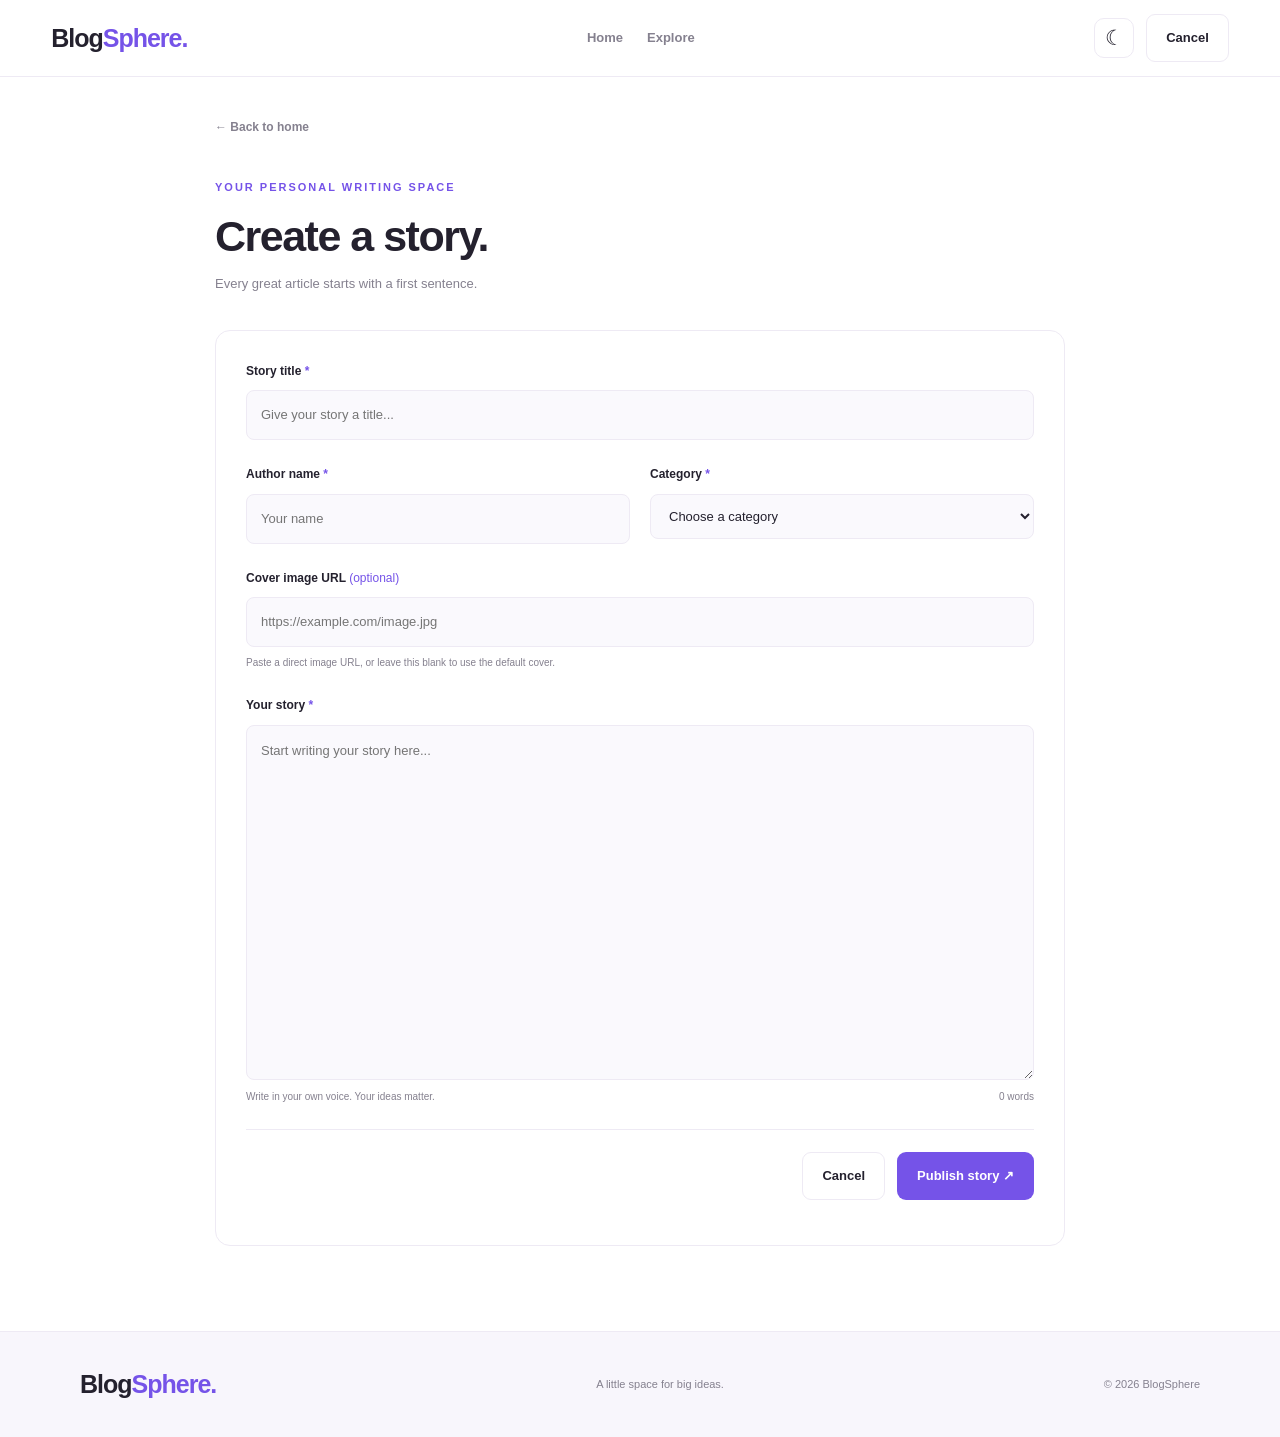
<file: editor.html>
<!DOCTYPE html>
<html lang="en">
<head>
    <meta charset="UTF-8">
    <meta name="viewport" content="width=device-width, initial-scale=1.0">
    <title>Write a Story — BlogSphere</title>
    <link rel="stylesheet" href="style.css">
    <script src="script.js" defer></script>
</head>
<body>

<header class="navbar">
    <div class="nav-inner">
        <a href="index.html" class="logo">Blog<span>Sphere.</span></a>
        <nav class="nav-links">
            <a href="index.html">Home</a>
            <a href="index.html#explore">Explore</a>
        </nav>
        <div class="nav-actions">
            <button class="icon-button" id="themeBtn" aria-label="Toggle dark mode">☾</button>
            <a href="index.html" class="button button-secondary">Cancel</a>
        </div>
    </div>
</header>

<main class="editor-page container">
    <a href="index.html" class="back-link">← Back to home</a>

    <div class="editor-heading">
        <span class="eyebrow">YOUR PERSONAL WRITING SPACE</span>
        <h1 id="editorTitle">Create a story.</h1>
        <p>Every great article starts with a first sentence.</p>
    </div>

    <form id="blogForm" class="editor-form">
        <div class="form-group">
            <label for="title">Story title <span>*</span></label>
            <input type="text" id="title" maxlength="120"
                   placeholder="Give your story a title..." required>
        </div>

        <div class="form-row">
            <div class="form-group">
                <label for="author">Author name <span>*</span></label>
                <input type="text" id="author" maxlength="60"
                       placeholder="Your name" required>
            </div>

            <div class="form-group">
                <label for="category">Category <span>*</span></label>
                <select id="category" required>
                    <option value="">Choose a category</option>
                    <option value="Technology">Technology</option>
                    <option value="Travel">Travel</option>
                    <option value="Lifestyle">Lifestyle</option>
                    <option value="Education">Education</option>
                    <option value="Business">Business</option>
                </select>
            </div>
        </div>

        <div class="form-group">
            <label for="image">Cover image URL <span class="optional">(optional)</span></label>
            <input type="url" id="image"
                   placeholder="https://example.com/image.jpg">
            <small>Paste a direct image URL, or leave this blank to use the default cover.</small>
        </div>

        <div class="form-group">
            <label for="content">Your story <span>*</span></label>
            <textarea id="content" rows="14" maxlength="20000"
                      placeholder="Start writing your story here..." required></textarea>
            <div class="textarea-footer">
                <small>Write in your own voice. Your ideas matter.</small>
                <small><span id="wordCount">0</span> words</small>
            </div>
        </div>

        <div class="editor-actions">
            <a href="index.html" class="button button-secondary">Cancel</a>
            <button type="submit" class="button button-primary" id="publishBtn">Publish story ↗</button>
        </div>
        <p id="formMessage" class="form-message" role="status"></p>
    </form>
</main>

<footer class="footer">
    <div class="container footer-inner">
        <a href="index.html" class="logo">Blog<span>Sphere.</span></a>
        <p>A little space for big ideas.</p>
        <span class="footer-copy">© <span id="currentYear"></span> BlogSphere</span>
    </div>
</footer>

</body>
</html>
</file>
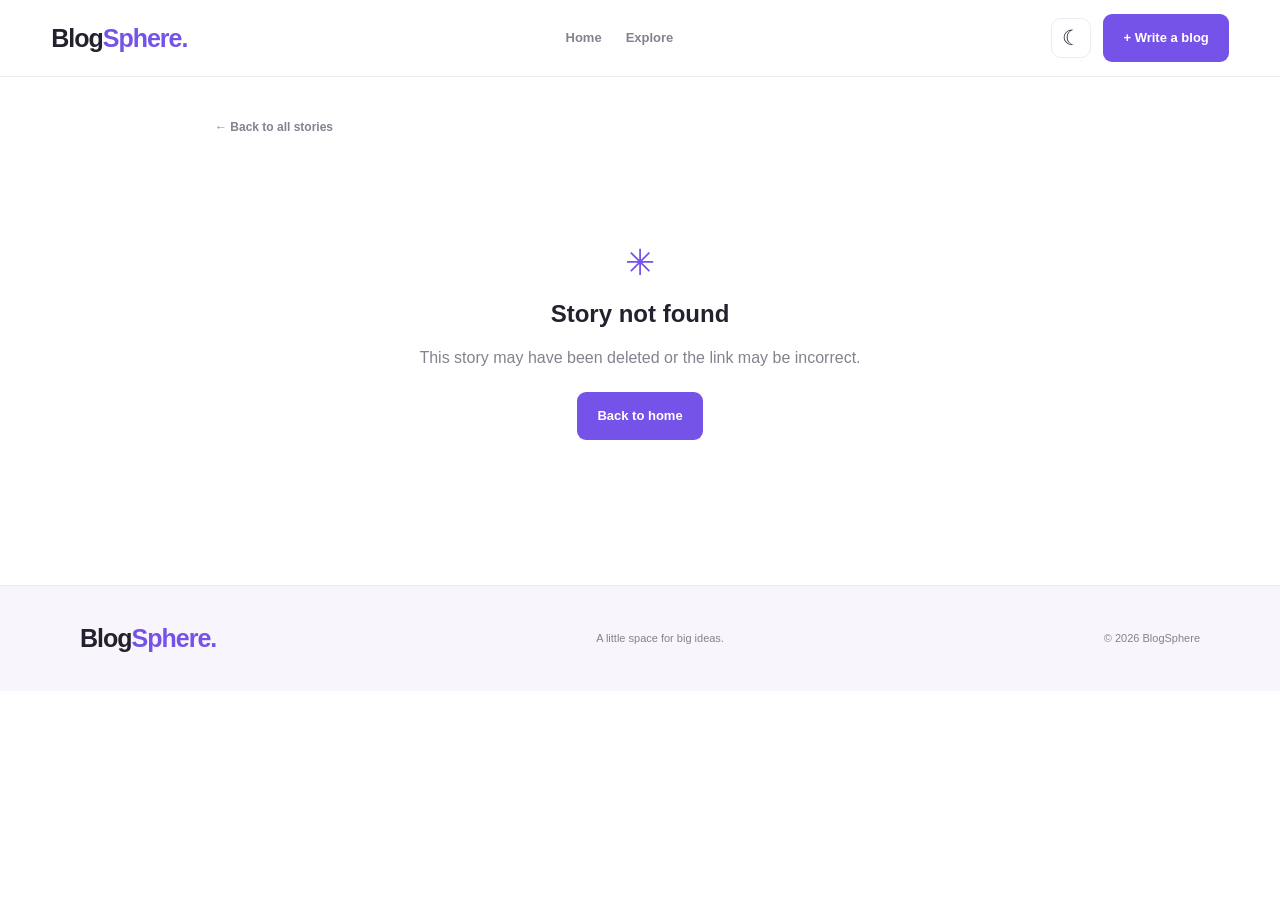
<file: post.html>
<!DOCTYPE html>
<html lang="en">
<head>
    <meta charset="UTF-8">
    <meta name="viewport" content="width=device-width, initial-scale=1.0">
    <title>Read Story — BlogSphere</title>
    <link rel="stylesheet" href="style.css">
    <script src="script.js" defer></script>
</head>
<body>

<header class="navbar">
    <div class="nav-inner">
        <a href="index.html" class="logo">Blog<span>Sphere.</span></a>
        <nav class="nav-links">
            <a href="index.html">Home</a>
            <a href="index.html#explore">Explore</a>
        </nav>
        <div class="nav-actions">
            <button class="icon-button" id="themeBtn" aria-label="Toggle dark mode">☾</button>
            <a href="editor.html" class="button button-primary">+ Write a blog</a>
        </div>
    </div>
</header>

<main class="post-page container">
    <a href="index.html" class="back-link">← Back to all stories</a>
    <article id="postContainer" class="article-container">
        <p class="muted">Loading story...</p>
    </article>
</main>

<footer class="footer">
    <div class="container footer-inner">
        <a href="index.html" class="logo">Blog<span>Sphere.</span></a>
        <p>A little space for big ideas.</p>
        <span class="footer-copy">© <span id="currentYear"></span> BlogSphere</span>
    </div>
</footer>

</body>
</html>
</file>
<file: style.css>
/* =========================
   1. GLOBAL STYLES
========================= */

:root {
    --primary: #7553e8;
    --primary-hover: #6040d0;
    --primary-light: #f0ebff;
    --background: #ffffff;
    --surface: #ffffff;
    --surface-soft: #faf9fd;
    --text: #24212e;
    --muted: #85818f;
    --border: #eeeaf4;
    --footer: #f8f6fc;
    --shadow: 0 12px 35px rgba(50, 35, 90, 0.07);
}

* {
    box-sizing: border-box;
    margin: 0;
    padding: 0;
}

html {
    scroll-behavior: smooth;
    scroll-padding-top: 100px;
}

body {
    font-family: Inter, "Segoe UI", Arial, sans-serif;
    background: var(--background);
    color: var(--text);
    line-height: 1.7;
    transition: background 0.25s, color 0.25s;
}

body.dark {
    --background: #15131b;
    --surface: #1f1c28;
    --surface-soft: #191721;
    --text: #f4f0fb;
    --muted: #aaa4b7;
    --border: #322d3e;
    --footer: #191721;
    --primary-light: #302448;
    --shadow: 0 12px 35px rgba(0, 0, 0, 0.2);
}

a {
    text-decoration: none;
    color: inherit;
}

button,
input,
textarea,
select {
    font: inherit;
}

button {
    cursor: pointer;
}

img {
    max-width: 100%;
}

[hidden] {
    display: none !important;
}

.container {
    width: min(1120px, 90%);
    margin: 0 auto;
}

.muted {
    color: var(--muted);
}

.eyebrow {
    display: inline-block;
    color: var(--primary);
    font-size: 11px;
    font-weight: 800;
    letter-spacing: 2px;
    margin-bottom: 14px;
}


/* =========================
   2. BUTTONS
========================= */

.button {
    display: inline-flex;
    justify-content: center;
    align-items: center;
    gap: 10px;
    border: 1px solid transparent;
    border-radius: 9px;
    padding: 12px 19px;
    font-size: 13px;
    font-weight: 700;
    transition: 0.2s ease;
    cursor: pointer;
}

.button-primary {
    background: var(--primary);
    color: white;
}

.button-primary:hover {
    background: var(--primary-hover);
    transform: translateY(-2px);
}

.button-secondary {
    background: var(--surface);
    border-color: var(--border);
    color: var(--text);
}

.button-secondary:hover {
    border-color: var(--primary);
    color: var(--primary);
}

.button-light {
    background: white;
    color: #6040d0;
}

.button-light:hover {
    background: #f1ebff;
    transform: translateY(-2px);
}

.icon-button {
    width: 40px;
    height: 40px;
    display: grid;
    place-items: center;
    background: var(--surface);
    color: var(--text);
    border: 1px solid var(--border);
    border-radius: 10px;
    font-size: 21px;
}

.icon-button:hover {
    border-color: var(--primary);
}


/* =========================
   3. NAVIGATION
========================= */

.navbar {
    position: sticky;
    top: 0;
    z-index: 100;
    background: var(--surface);
    border-bottom: 1px solid var(--border);
}

.nav-inner {
    width: min(1200px, 92%);
    min-height: 76px;
    margin: auto;
    display: flex;
    align-items: center;
    justify-content: space-between;
    gap: 20px;
}

.logo {
    font-size: 25px;
    font-weight: 850;
    letter-spacing: -1px;
    white-space: nowrap;
}

.logo span {
    color: var(--primary);
}

.nav-links,
.nav-actions {
    display: flex;
    align-items: center;
    gap: 24px;
}

.nav-links a {
    color: var(--muted);
    font-size: 13px;
    font-weight: 600;
    transition: color 0.2s;
}

.nav-links a:hover,
.nav-links .nav-active {
    color: var(--primary);
}

.nav-actions {
    gap: 12px;
}


/* =========================
   4. HERO SECTION
========================= */

.hero {
    min-height: 500px;
    display: grid;
    grid-template-columns: 1.1fr 0.9fr;
    align-items: center;
    gap: 40px;
    padding-top: 65px;
    padding-bottom: 75px;
}

.hero h1 {
    font-size: clamp(45px, 6vw, 69px);
    line-height: 1.08;
    letter-spacing: -3px;
    font-weight: 850;
}

.hero h1 > span {
    color: var(--primary);
}

.hero-description {
    max-width: 440px;
    color: var(--muted);
    font-size: 15px;
    margin-top: 22px;
}

.hero-actions {
    display: flex;
    flex-wrap: wrap;
    gap: 12px;
    margin-top: 28px;
}

.hero-note {
    display: flex;
    align-items: center;
    gap: 12px;
    margin-top: 36px;
    font-size: 12px;
    color: var(--muted);
}

.avatar-stack {
    display: flex;
}

.avatar-stack span {
    width: 30px;
    height: 30px;
    display: grid;
    place-items: center;
    background: var(--primary-light);
    color: var(--primary);
    border: 2px solid var(--background);
    border-radius: 50%;
    margin-right: -7px;
    font-size: 13px;
}


/* =========================
   5. HERO ILLUSTRATION
========================= */

.hero-art {
    min-height: 330px;
    position: relative;
    display: grid;
    place-items: center;
    overflow: hidden;
    border-radius: 28px;
    background:
        radial-gradient(
            circle at 50% 40%,
            #eee7ff 0,
            #f8f5ff 48%,
            #fdfbff 100%
        );
}

body.dark .hero-art {
    background:
        radial-gradient(
            circle at 50% 40%,
            #352650 0,
            #24202f 55%,
            #1b1924 100%
        );
}

.art-orbit {
    position: absolute;
    width: 290px;
    height: 290px;
    border: 1px solid rgba(117, 83, 232, 0.17);
    border-radius: 50%;
}

.orbit-two {
    width: 365px;
    height: 365px;
}

.art-card {
    width: 250px;
    min-height: 265px;
    position: relative;
    z-index: 1;
    padding: 25px;
    background: var(--surface);
    border: 1px solid rgba(117, 83, 232, 0.15);
    border-radius: 15px;
    box-shadow: 0 25px 65px rgba(83, 56, 145, 0.15);
    transform: rotate(-4deg);
}

.art-label {
    font-size: 9px;
    letter-spacing: 2px;
    color: var(--muted);
    font-weight: 800;
}

.art-symbol {
    color: var(--primary);
    font-size: 38px;
    margin-top: 16px;
}

.art-card h2 {
    font-size: 30px;
    line-height: 1.2;
    letter-spacing: -1px;
    margin-top: 5px;
}

.art-bottom {
    display: flex;
    justify-content: space-between;
    align-items: center;
    border-top: 1px solid var(--border);
    padding-top: 14px;
    margin-top: 24px;
    color: var(--muted);
    font-size: 9px;
}

.art-bottom span:last-child {
    color: var(--primary);
    font-size: 17px;
}

.floating-star {
    position: absolute;
    color: var(--primary);
    font-size: 28px;
}

.star-one {
    top: 47px;
    right: 55px;
}

.star-two {
    bottom: 48px;
    left: 45px;
    font-size: 22px;
}

.floating-note {
    position: absolute;
    right: 22px;
    bottom: 25px;
    padding: 8px 12px;
    background: var(--surface);
    border: 1px solid var(--border);
    border-radius: 8px;
    color: var(--muted);
    font-size: 10px;
}


/* =========================
   6. EXPLORE SECTION
========================= */

.explore-section {
    padding-top: 45px;
    padding-bottom: 85px;
}

.section-heading {
    display: flex;
    justify-content: space-between;
    align-items: flex-end;
    gap: 20px;
    margin-bottom: 28px;
}

.section-heading h2 {
    font-size: 34px;
    line-height: 1.2;
    letter-spacing: -1.2px;
}

.section-heading .muted {
    margin-top: 8px;
    font-size: 13px;
}

.text-link {
    color: var(--primary);
    font-weight: 700;
    font-size: 13px;
    white-space: nowrap;
}

.text-link:hover {
    text-decoration: underline;
}


/* =========================
   7. SEARCH
========================= */

.search-box {
    display: flex;
    align-items: center;
    gap: 12px;
    padding: 0 16px;
    min-height: 55px;
    border: 1px solid var(--border);
    background: var(--surface);
    border-radius: 11px;
    transition: border-color 0.2s;
}

.search-box:focus-within {
    border-color: var(--primary);
}

.search-icon {
    color: var(--primary);
    font-size: 27px;
    line-height: 1;
}

.search-box input {
    flex: 1;
    width: 100%;
    min-width: 0;
    background: transparent;
    color: var(--text);
    border: none;
    outline: none;
    font-size: 13px;
}

.search-box input::placeholder {
    color: var(--muted);
}

.clear-search {
    border: none;
    background: transparent;
    color: var(--primary);
    font-size: 12px;
    font-weight: 700;
}


/* =========================
   8. CATEGORY FILTERS
========================= */

.filter-row {
    display: flex;
    align-items: center;
    justify-content: space-between;
    gap: 15px;
    margin-top: 20px;
    margin-bottom: 42px;
}

.category-filters {
    display: flex;
    flex-wrap: wrap;
    gap: 9px;
}

.filter-chip {
    border: 1px solid var(--border);
    background: var(--surface);
    color: var(--muted);
    border-radius: 8px;
    padding: 9px 14px;
    font-size: 11px;
    font-weight: 700;
    transition: 0.2s;
}

.filter-chip:hover {
    border-color: var(--primary);
    color: var(--primary);
}

.filter-chip.active {
    background: var(--primary);
    color: white;
    border-color: var(--primary);
}

.saved-filter {
    white-space: nowrap;
}

.saved-filter.active {
    background: var(--primary-light);
    color: var(--primary);
    border-color: var(--primary);
}


/* =========================
   9. BLOG GRID
========================= */

.stories-heading {
    display: flex;
    align-items: center;
    justify-content: space-between;
    margin-bottom: 22px;
}

.stories-heading h3 {
    font-size: 21px;
    letter-spacing: -0.5px;
}

.heading-spark {
    color: var(--primary);
    margin-left: 5px;
}

.stories-heading > span {
    font-size: 12px;
}

.blog-grid {
    display: grid;
    grid-template-columns: repeat(3, minmax(0, 1fr));
    gap: 24px;
}

.blog-card {
    min-width: 0;
    overflow: hidden;
    border: 1px solid var(--border);
    border-radius: 13px;
    background: var(--surface);
    transition: transform 0.25s, box-shadow 0.25s, border-color 0.25s;
}

.blog-card:hover {
    transform: translateY(-5px);
    box-shadow: var(--shadow);
    border-color: rgba(117, 83, 232, 0.25);
}

.blog-image-link {
    display: block;
    overflow: hidden;
    background: var(--primary-light);
}

.blog-image {
    width: 100%;
    height: 185px;
    display: block;
    object-fit: cover;
    transition: transform 0.35s;
}

.blog-card:hover .blog-image {
    transform: scale(1.04);
}

.blog-card-content {
    padding: 19px;
}

.card-topline {
    display: flex;
    justify-content: space-between;
    align-items: center;
    gap: 8px;
}

.category-label {
    display: inline-block;
    background: var(--primary-light);
    color: var(--primary);
    border-radius: 5px;
    padding: 5px 8px;
    font-size: 9px;
    letter-spacing: 0.5px;
    font-weight: 800;
}

.bookmark-button {
    width: 32px;
    height: 32px;
    flex-shrink: 0;
    border: 1px solid var(--border);
    border-radius: 8px;
    background: var(--surface);
    color: var(--muted);
    font-size: 17px;
}

.bookmark-button:hover,
.bookmark-button.bookmarked {
    color: var(--primary);
    border-color: var(--primary);
    background: var(--primary-light);
}

.blog-card h3 {
    margin-top: 15px;
    font-size: 18px;
    line-height: 1.4;
    letter-spacing: -0.35px;
    overflow-wrap: anywhere;
}

.blog-card h3 a:hover {
    color: var(--primary);
}

.blog-excerpt {
    color: var(--muted);
    font-size: 12px;
    line-height: 1.8;
    margin-top: 9px;
    min-height: 44px;
    overflow-wrap: anywhere;
}

.blog-info {
    display: flex;
    justify-content: space-between;
    align-items: center;
    gap: 8px;
    flex-wrap: wrap;
    margin-top: 17px;
    padding-top: 14px;
    border-top: 1px solid var(--border);
    color: var(--muted);
    font-size: 10px;
}

.blog-author {
    color: var(--text);
    font-weight: 700;
}

.card-bottom {
    display: flex;
    justify-content: space-between;
    align-items: center;
    gap: 10px;
    margin-top: 16px;
}

.read-more {
    color: var(--primary);
    font-size: 12px;
    font-weight: 800;
}

.read-more:hover {
    text-decoration: underline;
}

.like-button {
    background: transparent;
    border: none;
    color: var(--muted);
    font-size: 12px;
    padding: 5px;
}

.like-button:hover,
.like-button.liked {
    color: #e35b86;
}


/* =========================
   10. EMPTY STATE
========================= */

.empty-state {
    text-align: center;
    padding: 65px 15px;
    border: 1px dashed var(--border);
    border-radius: 14px;
    background: var(--surface-soft);
}

.empty-icon {
    font-size: 36px;
    color: var(--primary);
}

.empty-state h3 {
    margin-top: 10px;
}

.empty-state p {
    margin: 8px 0 20px;
    color: var(--muted);
    font-size: 13px;
}


/* =========================
   11. WRITE BANNER
========================= */

.write-banner {
    position: relative;
    overflow: hidden;
    display: flex;
    justify-content: space-between;
    align-items: center;
    gap: 30px;
    padding: 50px;
    margin-bottom: 85px;
    border-radius: 18px;
    background: linear-gradient(120deg, #7553e8, #8c6bea);
    color: white;
}

.write-banner .eyebrow {
    color: #e6ddff;
}

.write-banner h2 {
    font-size: 34px;
    line-height: 1.2;
    letter-spacing: -1px;
}

.write-banner p {
    max-width: 440px;
    margin-top: 13px;
    color: #eee8ff;
    font-size: 13px;
}

.banner-decoration {
    position: absolute;
    right: 25%;
    top: -70px;
    color: rgba(255, 255, 255, 0.08);
    font-size: 230px;
    pointer-events: none;
}


/* =========================
   12. FOOTER
========================= */

.footer {
    background: var(--footer);
    border-top: 1px solid var(--border);
}

.footer-inner {
    min-height: 105px;
    display: flex;
    align-items: center;
    justify-content: space-between;
    gap: 20px;
    flex-wrap: wrap;
}

.footer-inner > p,
.footer-copy {
    color: var(--muted);
    font-size: 11px;
}


/* =========================
   13. EDITOR PAGE
========================= */

.editor-page {
    max-width: 850px;
    padding-top: 35px;
    padding-bottom: 85px;
}

.back-link {
    display: inline-block;
    color: var(--muted);
    font-size: 12px;
    font-weight: 700;
    margin-bottom: 35px;
}

.back-link:hover {
    color: var(--primary);
}

.editor-heading {
    margin-bottom: 35px;
}

.editor-heading h1 {
    font-size: 43px;
    line-height: 1.2;
    letter-spacing: -1.5px;
}

.editor-heading > p {
    color: var(--muted);
    font-size: 13px;
    margin-top: 10px;
}

.editor-form {
    padding: 30px;
    background: var(--surface);
    border: 1px solid var(--border);
    border-radius: 15px;
}

.form-row {
    display: grid;
    grid-template-columns: 1fr 1fr;
    gap: 20px;
}

.form-group {
    margin-bottom: 24px;
    min-width: 0;
}

.form-group label {
    display: block;
    margin-bottom: 9px;
    font-size: 12px;
    font-weight: 800;
}

.form-group label > span:first-child {
    color: var(--primary);
}

.form-group .optional {
    color: var(--muted);
    font-weight: 400;
}

.form-group input,
.form-group textarea,
.form-group select {
    display: block;
    width: 100%;
    min-width: 0;
    padding: 13px 14px;
    color: var(--text);
    background: var(--surface-soft);
    border: 1px solid var(--border);
    border-radius: 8px;
    outline: none;
    font-size: 13px;
    transition: border-color 0.2s;
}

.form-group input:focus,
.form-group textarea:focus,
.form-group select:focus {
    border-color: var(--primary);
}

.form-group textarea {
    resize: vertical;
    line-height: 1.8;
}

.form-group small,
.textarea-footer {
    color: var(--muted);
    font-size: 10px;
}

.form-group > small {
    display: block;
    margin-top: 7px;
}

.textarea-footer {
    display: flex;
    justify-content: space-between;
    gap: 12px;
    margin-top: 8px;
}

.editor-actions {
    display: flex;
    justify-content: flex-end;
    gap: 12px;
    border-top: 1px solid var(--border);
    padding-top: 22px;
}

.form-message {
    margin-top: 15px;
    font-size: 12px;
    color: var(--primary);
}


/* =========================
   14. ARTICLE PAGE
========================= */

.post-page {
    max-width: 850px;
    padding-top: 35px;
    padding-bottom: 85px;
}

.article-container {
    max-width: 760px;
    margin: 0 auto;
}

.article-header {
    padding-top: 20px;
}

.article-title {
    margin: 18px 0;
    font-size: clamp(34px, 5vw, 53px);
    line-height: 1.15;
    letter-spacing: -1.7px;
    overflow-wrap: anywhere;
}

.article-meta {
    display: flex;
    flex-wrap: wrap;
    gap: 8px;
    color: var(--muted);
    font-size: 12px;
}

.article-cover {
    width: 100%;
    max-height: 440px;
    object-fit: cover;
    display: block;
    margin: 30px 0;
    border-radius: 14px;
    background: var(--primary-light);
}

.article-body {
    font-size: 16px;
    line-height: 2;
    white-space: pre-wrap;
    overflow-wrap: anywhere;
}

.article-toolbar {
    display: flex;
    align-items: center;
    flex-wrap: wrap;
    gap: 12px;
    margin: 30px 0;
    padding: 20px 0;
    border-top: 1px solid var(--border);
    border-bottom: 1px solid var(--border);
}

.article-toolbar .button {
    font-size: 12px;
}

.article-toolbar .liked {
    color: #e35b86;
    border-color: #e35b86;
}

.article-toolbar .bookmarked {
    color: var(--primary);
    border-color: var(--primary);
}

.article-author {
    margin-top: 35px;
    padding: 22px;
    background: var(--surface-soft);
    border: 1px solid var(--border);
    border-radius: 12px;
}

.article-author h3 {
    font-size: 15px;
}

.article-author p {
    margin-top: 5px;
    font-size: 12px;
    color: var(--muted);
}

.article-not-found {
    text-align: center;
    padding: 60px 15px;
}

.article-not-found p {
    color: var(--muted);
    margin: 10px 0 20px;
}


/* =========================
   15. RESPONSIVE DESIGN
========================= */

@media (max-width: 900px) {
    .hero {
        gap: 25px;
    }

    .hero-art {
        min-height: 300px;
    }

    .blog-grid {
        grid-template-columns: repeat(2, minmax(0, 1fr));
    }

    .filter-row {
        align-items: flex-start;
    }

    .write-banner {
        padding: 35px;
    }
}

@media (max-width: 650px) {
    .container {
        width: 91%;
    }

    .nav-inner {
        padding: 13px 0;
        flex-wrap: wrap;
        gap: 12px;
    }

    .logo {
        font-size: 23px;
    }

    .nav-links {
        order: 3;
        width: 100%;
        justify-content: center;
        gap: 28px;
    }

    .nav-actions {
        gap: 8px;
    }

    .nav-create {
        padding: 9px 11px;
        font-size: 11px;
    }

    .hero {
        grid-template-columns: 1fr;
        padding-top: 55px;
        padding-bottom: 40px;
    }

    .hero h1 {
        font-size: 52px;
    }

    .hero-art {
        min-height: 315px;
    }

    .explore-section {
        padding-top: 35px;
        padding-bottom: 55px;
    }

    .section-heading {
        align-items: flex-start;
        flex-direction: column;
        gap: 12px;
    }

    .section-heading h2 {
        font-size: 29px;
    }

    .filter-row {
        flex-direction: column;
        margin-bottom: 30px;
    }

    .category-filters {
        gap: 7px;
    }

    .filter-chip {
        padding: 8px 10px;
    }

    .blog-grid {
        grid-template-columns: 1fr;
        gap: 18px;
    }

    .blog-image {
        height: 210px;
    }

    .blog-card-content {
        padding: 17px;
    }

    .blog-excerpt {
        min-height: 0;
    }

    .write-banner {
        flex-direction: column;
        align-items: flex-start;
        padding: 30px 24px;
        margin-bottom: 50px;
    }

    .write-banner h2 {
        font-size: 30px;
    }

    .banner-decoration {
        right: -30px;
        top: -50px;
    }

    .footer-inner {
        justify-content: center;
        flex-direction: column;
        padding: 25px 0;
        gap: 8px;
    }

    .form-row {
        grid-template-columns: 1fr;
        gap: 0;
    }

    .editor-heading h1 {
        font-size: 35px;
    }

    .editor-form {
        padding: 20px;
    }

    .textarea-footer {
        flex-wrap: wrap;
    }

    .editor-actions {
        flex-wrap: wrap;
    }

    .article-title {
        font-size: 36px;
    }

    .article-body {
        font-size: 15px;
    }

    .article-cover {
        max-height: 300px;
    }
}

@media (prefers-reduced-motion: reduce) {
    *,
    *::before,
    *::after {
        scroll-behavior: auto !important;
        transition-duration: 0.01ms !important;
        animation-duration: 0.01ms !important;
    }
}
</file>
